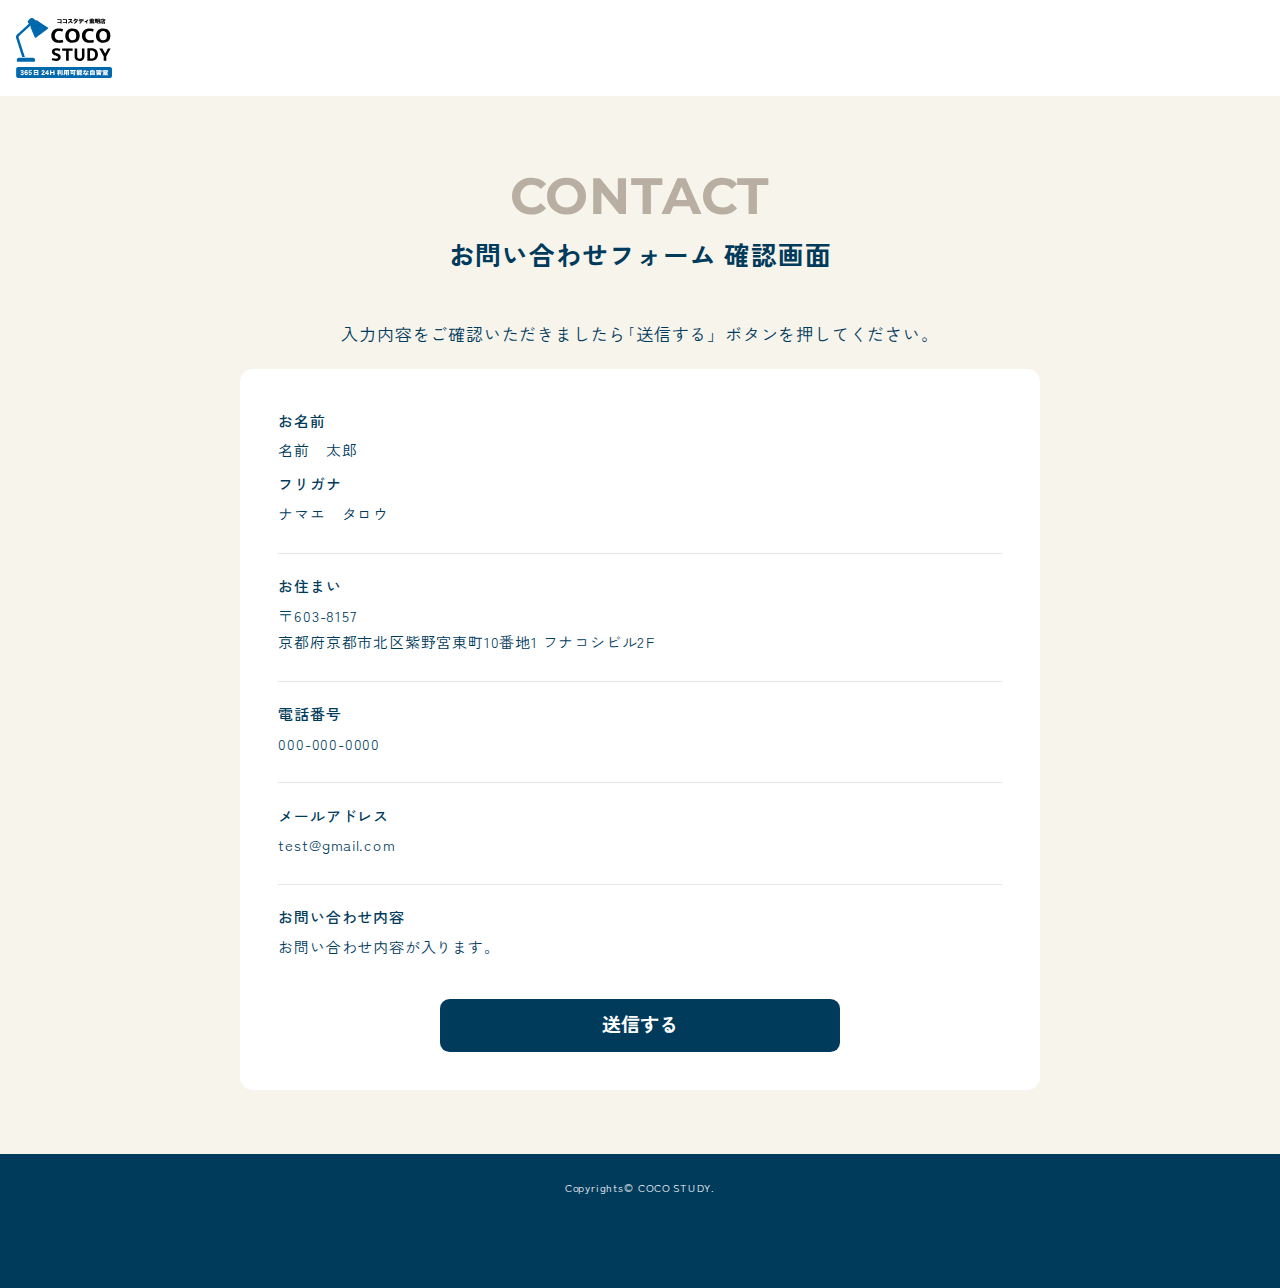
<file: confirm.html>
<!doctype html>
<html lang="ja" prefix="og: http://ogp.me/ns#">
<head>
<!-- Google Tag Manager -->
<script>(function(w,d,s,l,i){w[l]=w[l]||[];w[l].push({'gtm.start':
new Date().getTime(),event:'gtm.js'});var f=d.getElementsByTagName(s)[0],
j=d.createElement(s),dl=l!='dataLayer'?'&l='+l:'';j.async=true;j.src=
'https://www.googletagmanager.com/gtm.js?id='+i+dl;f.parentNode.insertBefore(j,f);
})(window,document,'script','dataLayer','GTM-KQGV9LT3');</script>
<!-- End Google Tag Manager -->
<meta charset="utf-8" />
<title>お問い合わせフォーム 確認画面 | ココスタディ紫明店｜京都・北区の会員制自習室</title>
<meta content="IE=edge" http-equiv="X-UA-Compatible" />
<meta content="telephone=no" name="format-detection" />
<meta content="width=device-width,initial-scale=1" name="viewport" />
<meta content="" name="keywords" />
<meta content="京都市北区・紫明の会員制自習室「ココスタディ紫明店」。広めの個室ブースと快適チェア完備。堀川鞍馬口バス停から徒歩2分。" name="description" />

<meta content="お問い合わせフォーム 確認画面 | ココスタディ紫明店｜京都・北区の会員制自習室" property="og:title" />
<meta content="京都市北区・紫明の会員制自習室「ココスタディ紫明店」。広めの個室ブースと快適チェア完備。堀川鞍馬口バス停から徒歩2分。" property="og:description" />
<meta content="" property="og:url" />
<meta content="" property="og:image" />
<meta content="website" property="og:type" />
<meta content="お問い合わせフォーム 確認画面 | ココスタディ紫明店｜京都・北区の会員制自習室" property="og:site_name" />
<meta content="" property="og:site_url" />

<link href="assets/css/base.css" rel="stylesheet" type="text/css" />
<link href="assets/css/top.css" rel="stylesheet" type="text/css" />
<link rel="icon" href="./favicon.ico" sizes="32x32">
<link rel="icon" href="./icon.svg" type="image/svg+xml">
<link rel="apple-touch-icon" href="./apple-touch-icon.png">
<link rel="preconnect" href="https://fonts.googleapis.com">
<link rel="preconnect" href="https://fonts.gstatic.com" crossorigin>
<link href="https://fonts.googleapis.com/css2?family=Montserrat:ital,wght@0,100..900;1,100..900&family=Poppins:ital,wght@1,500&family=Zen+Kaku+Gothic+New:wght@400;500;700&display=swap" rel="stylesheet">
</head>


<body>
<!-- Google Tag Manager (noscript) -->
<noscript><iframe src="https://www.googletagmanager.com/ns.html?id=GTM-KQGV9LT3"
height="0" width="0" style="display:none;visibility:hidden"></iframe></noscript>
<!-- End Google Tag Manager (noscript) -->


<header class="site-header">
    <div class="site-header__inner">
        <h1 class="site-header__logo"><img src="assets/img/common/header_logo.svg" alt="ココスタディ紫明店"></h1>
    </div>
</header>


<div class="wrap">


<section class="sec --contact" id="link09">
    <h2 class="sec__ttl">
        <span class="main en">CONTACT</span>
        <span class="sub">お問い合わせフォーム 確認画面</span>
    </h2>
    <p class="sec__txt center">入力内容をご確認いただきましたら<br class="sp-show">｢送信する」ボタンを押してください。</p>
    <form action="">
        <div class="contact-area">
            <dl class="contact-area__form">
                <dt>お名前</dt>
                <dd>名前　太郎</dd>
                <dt>フリガナ</dt>
                <dd>ナマエ　タロウ</dd>
            </dl>
            <dl class="contact-area__form">
                <dt>お住まい</dt>
                <dd>
                    〒603-8157<br>
                    京都府京都市北区紫野宮東町10番地1 フナコシビル2F
                </dd>
            </dl>
            <dl class="contact-area__form">
                <dt>電話番号</dt>
                <dd>000-000-0000</dd>
            </dl>
            <dl class="contact-area__form">
                <dt>メールアドレス</dt>
                <dd>test@gmail.com</dd>
            </dl>
            <dl class="contact-area__form">
                <dt>お問い合わせ内容</dt>
                <dd>お問い合わせ内容が入ります。</dd>
            </dl>
            <button type="submit" class="submit-btn">送信する</button>
        </div>
    </form>
</section>


</div><!-- /.wrap -->


<footer class="site-footer">
    <p class="copyright">
        Copyrights&copy; COCO STUDY.
    </p>
</footer>



<!---  jQuery 読み込みコード  --->
<script src="https://code.jquery.com/jquery-3.4.1.min.js" integrity="sha256-CSXorXvZcTkaix6Yvo6HppcZGetbYMGWSFlBw8HfCJo=" crossorigin="anonymous"></script>
<script src="assets/js/common.js"></script>
</body>
</html>
</file>
<file: assets/css/base.css>
@charset "UTF-8";
html {
  -ms-text-size-adjust: 100%;
  -webkit-text-size-adjust: 100%;
  font-size: 62.5%;
}

a, address, article, aside, audio, b, big, blockquote, body, button, caption, center, cite, code, dd, details, div, dl, dt, em, fieldset, figcaption, figure, footer, form, form, h1, h2, h3, h4, h5, h6, header, i, iframe, img, input, label, li, main, mark, menu, nav, ol, p, pre, q, s, section, select, small, span, strong, summary, table, tbody, td, textarea, tfoot, th, thead, time, tr, u, ul, video {
  margin: 0;
  padding: 0;
  font-size: inherit;
  -webkit-box-sizing: border-box;
          box-sizing: border-box;
}

article, aside, details, figcaption, figure, footer, header, main, menu, nav, section, summary {
  display: block;
}

audio, canvas, progress, video {
  display: inline-block;
}

audio:not([controls]) {
  display: none;
  height: 0;
}

ol,
ul {
  list-style: none;
}

table {
  border-collapse: collapse;
  border-spacing: 0;
}

img {
  max-width: 100%;
  vertical-align: bottom;
  border-style: none;
}

svg:not(:root) {
  overflow: hidden;
}

a {
  background-color: transparent;
}

a:active,
a:hover {
  outline-width: 0;
}

b,
strong {
  font-weight: inherit;
  font-weight: bolder;
}

hr {
  -webkit-box-sizing: content-box;
          box-sizing: content-box;
  height: 0;
  overflow: visible;
}

button,
input,
select,
textarea {
  font: inherit;
  margin: 0;
}

button,
input,
select {
  overflow: visible;
}

button,
select {
  text-transform: none;
}

[type=button],
[type=reset],
[type=submit],
button {
  cursor: pointer;
}

[disabled] {
  cursor: default;
}

[type=reset],
[type=submit],
button,
html [type=button] {
  -webkit-appearance: button;
}

button::-moz-focus-inner,
input::-moz-focus-inner {
  border: 0;
  padding: 0;
}

button:-moz-focusring,
input:-moz-focusring {
  outline: 1px dotted ButtonText;
}

textarea {
  overflow: auto;
}

[type=checkbox],
[type=radio] {
  -webkit-box-sizing: border-box;
          box-sizing: border-box;
  padding: 0;
}

[type=number]::-webkit-inner-spin-button,
[type=number]::-webkit-outer-spin-button {
  height: auto;
}

[type=search] {
  -webkit-appearance: textfield;
}

[type=search]::-webkit-search-cancel-button,
[type=search]::-webkit-search-decoration {
  -webkit-appearance: none;
}

blockquote,
q {
  quotes: none;
}

blockquote:after,
blockquote:before,
q:after,
q:before {
  content: "";
  content: none;
}

body {
  font-family: 游ゴシック体, "Yu Gothic", YuGothic, "ヒラギノ角ゴシック Pro", "Hiragino Kaku Gothic Pro", メイリオ, Meiryo, Osaka, "ＭＳ Ｐゴシック", "MS PGothic", sans-serif;
}

[type=button],
[type=reset],
[type=submit],
a,
a img,
button {
  -webkit-transition: 0.3s;
  transition: 0.3s;
}

a:hover img {
  opacity: 0.7;
}

/*==================================================================================================
    サイト基礎
==================================================================================================*/
body {
  font-family: "Zen Kaku Gothic New", sans-serif;
  -webkit-font-feature-settings: "palt";
          font-feature-settings: "palt";
  letter-spacing: 0.05em;
  font-size: 1.6rem;
  line-height: 1.75;
  color: #013b5c;
}
@media screen and (max-width: 960px) {
  body.opened {
    overflow: hidden;
  }
}

img {
  max-width: none;
  width: 100%;
}
img.img-fit {
  -o-object-fit: cover !important;
     object-fit: cover !important;
  width: 100% !important;
  height: 13.698630137vw !important;
}
@media screen and (max-width: 960px) {
  img.img-fit {
    height: 26.0416666667vw !important;
  }
}
@media screen and (max-width: 768px) {
  img.img-fit {
    height: 51.0026041667vw !important;
  }
}
@media screen and (max-width: 640px) {
  img.img-fit {
    height: 59.8453333333vw !important;
  }
}

a {
  color: #000;
  text-decoration: none;
}

/*==================================================================================================
    共通
=================================================================================================*/
.pc-show {
  display: block;
  position: relative;
}
@media screen and (max-width: 768px) {
  .pc-show {
    display: none;
  }
}

.sp-show {
  display: none;
  position: relative;
}
@media screen and (max-width: 768px) {
  .sp-show {
    display: block;
  }
}

.font-en {
  font-family: "Josefin Sans", sans-serif;
}

.color_red {
  color: #d91a17 !important;
}

.color_gre {
  color: #B7D100 !important;
}

.color_ora {
  color: #ff9c00 !important;
}

.btn {
  background: #50504B;
  color: #FFF;
  font-weight: normal;
  display: block;
  text-decoration: none;
  line-height: 4.25;
  border-radius: 50px;
  text-align: center;
  position: relative;
  width: 100%;
  font-size: 1em;
}
.btn:after {
  content: "";
  width: 0.5em;
  height: 0.875em;
  position: absolute;
  right: 1.5625em;
  top: 50%;
  -webkit-transform: translate(0, -50%);
          transform: translate(0, -50%);
  background: url(../img/common/arrow_r_wt.svg) no-repeat;
  background-size: 100% auto;
  -webkit-transition: 0.3s;
  transition: 0.3s;
}
.btn:hover {
  opacity: 0.8;
  color: #FFF;
}
.btn--wt {
  color: #d91a17;
  background: #FFF;
}
.btn--wt:after {
  content: "";
  width: 0.390625em;
  height: 0.71875em;
  position: absolute;
  right: 1.0625em;
  top: 50%;
  -webkit-transform: translate(0, -50%);
          transform: translate(0, -50%);
  background: url(../img/common/arrow_r.svg) no-repeat;
  background-size: 100% auto;
  -webkit-transition: 0.3s;
  transition: 0.3s;
}
.btn--border {
  background: transparent;
  border: 1px solid #333;
  color: #333;
}
.btn--gre {
  background: #B7D100;
  color: #50504B;
}
.btn--greW {
  background: #B7D100;
}
.btn--oraW {
  background: #ff9c00;
}
.btn--red {
  background: #d91a17;
}
.btn--noarrow:after {
  content: none;
}
.btn--312 {
  width: 19.5em;
  margin-left: auto;
  margin-right: auto;
}
.btn--590 {
  max-width: 36.875em;
  margin-left: auto;
  margin-right: auto;
}
.btn--lg {
  font-size: clamp(1.125em, 1.4vw, 1.5em);
  line-height: 4.1666666667;
}
.btn--back:after {
  content: none;
}
.btn--back:before {
  content: "";
  width: 0.5em;
  height: 0.875em;
  position: absolute;
  left: 1.5625em;
  top: 50%;
  -webkit-transform: translate(0, -50%);
          transform: translate(0, -50%);
  background: url(../img/common/arrow_l_wt.svg) no-repeat;
  background-size: 100% auto;
  -webkit-transition: 0.3s;
  transition: 0.3s;
}

.btn-cont {
  display: -webkit-box;
  display: -webkit-flex;
  display: -ms-flexbox;
  display: flex;
  -webkit-flex-wrap: wrap;
      -ms-flex-wrap: wrap;
          flex-wrap: wrap;
  -webkit-box-align: start;
  -webkit-align-items: flex-start;
      -ms-flex-align: start;
          align-items: flex-start;
  -webkit-box-pack: center;
  -webkit-justify-content: center;
      -ms-flex-pack: center;
          justify-content: center;
  margin-top: 1.875em;
  margin-bottom: 1.875em;
}
.btn-cont .btn {
  margin: 0.9375em 1.875em;
}

.anim {
  opacity: 0;
}

.fadein.is-animated {
  -webkit-animation: fadeIn 1s cubic-bezier(0.33, 1, 0.68, 1) forwards;
          animation: fadeIn 1s cubic-bezier(0.33, 1, 0.68, 1) forwards;
}

.slideinR.is-animated {
  -webkit-animation: slideInR 1s cubic-bezier(0.33, 1, 0.68, 1) forwards;
          animation: slideInR 1s cubic-bezier(0.33, 1, 0.68, 1) forwards;
}

.slideinL.is-animated {
  -webkit-animation: slideInL 1s cubic-bezier(0.33, 1, 0.68, 1) forwards;
          animation: slideInL 1s cubic-bezier(0.33, 1, 0.68, 1) forwards;
}

.slideinB.is-animated {
  -webkit-animation: slideInB 1s cubic-bezier(0.33, 1, 0.68, 1) forwards;
          animation: slideInB 1s cubic-bezier(0.33, 1, 0.68, 1) forwards;
}

@-webkit-keyframes fadeIn {
  0% {
    opacity: 0;
  }
  100% {
    opacity: 1;
  }
}

@keyframes fadeIn {
  0% {
    opacity: 0;
  }
  100% {
    opacity: 1;
  }
}
@-webkit-keyframes slideInR {
  0% {
    -webkit-transform: translate(10%, 0);
            transform: translate(10%, 0);
    opacity: 0;
  }
  100% {
    -webkit-transform: translate(0%, 0);
            transform: translate(0%, 0);
    opacity: 1;
  }
}
@keyframes slideInR {
  0% {
    -webkit-transform: translate(10%, 0);
            transform: translate(10%, 0);
    opacity: 0;
  }
  100% {
    -webkit-transform: translate(0%, 0);
            transform: translate(0%, 0);
    opacity: 1;
  }
}
@-webkit-keyframes slideInL {
  0% {
    -webkit-transform: translate(-10%, 0);
            transform: translate(-10%, 0);
    opacity: 0;
  }
  100% {
    -webkit-transform: translate(0%, 0);
            transform: translate(0%, 0);
    opacity: 1;
  }
}
@keyframes slideInL {
  0% {
    -webkit-transform: translate(-10%, 0);
            transform: translate(-10%, 0);
    opacity: 0;
  }
  100% {
    -webkit-transform: translate(0%, 0);
            transform: translate(0%, 0);
    opacity: 1;
  }
}
@-webkit-keyframes slideInB {
  0% {
    -webkit-transform: translate(0, 50%);
            transform: translate(0, 50%);
    opacity: 0;
  }
  100% {
    -webkit-transform: translate(0%, 0);
            transform: translate(0%, 0);
    opacity: 1;
  }
}
@keyframes slideInB {
  0% {
    -webkit-transform: translate(0, 50%);
            transform: translate(0, 50%);
    opacity: 0;
  }
  100% {
    -webkit-transform: translate(0%, 0);
            transform: translate(0%, 0);
    opacity: 1;
  }
}
sup {
  font-size: 0.5em;
}

.grid {
  display: -webkit-box;
  display: -webkit-flex;
  display: -ms-flexbox;
  display: flex;
  -webkit-box-pack: justify;
  -webkit-justify-content: space-between;
      -ms-flex-pack: justify;
          justify-content: space-between;
  -webkit-flex-wrap: wrap;
      -ms-flex-wrap: wrap;
          flex-wrap: wrap;
}
.grid--2 {
  margin-top: -1.25em;
}
@media screen and (max-width: 768px) {
  .grid--2 {
    margin-top: -4%;
  }
}
.grid--2 .grid__list {
  width: 46.9194312796%;
  margin-top: 1.25em;
}
@media screen and (max-width: 768px) {
  .grid--2 .grid__list {
    width: 100%;
    margin-top: 4%;
  }
}
.grid--2.grid--near .grid__list {
  width: calc(50% - 5px);
}
@media screen and (max-width: 768px) {
  .grid--2.grid--near .grid__list {
    width: 48%;
  }
}
.grid--3 {
  margin-top: -5.625em;
}
.grid--3:after {
  content: "";
  width: 30.8670520231%;
}
@media screen and (max-width: 768px) {
  .grid--3 {
    margin-top: -20%;
  }
}
.grid--3 .grid__list {
  width: 30.8670520231%;
  margin-top: 5.625em;
}
@media screen and (max-width: 768px) {
  .grid--3 .grid__list {
    margin-top: 20%;
    width: 100%;
  }
}
.grid--3.grid--near .grid__list {
  width: calc(33.333333% - 2px);
}
@media screen and (max-width: 768px) {
  .grid--3.grid--near .grid__list {
    width: 100%;
  }
}
.grid--4:after {
  content: "";
  width: 23.3333333333%;
}
@media screen and (max-width: 768px) {
  .grid--4 {
    margin-top: -4%;
  }
}
.grid--4 .grid__list {
  width: 23.3333333333%;
}
@media screen and (max-width: 768px) {
  .grid--4 .grid__list {
    width: 48%;
    margin-top: 4%;
  }
}
.grid--4.grid--near .grid__list {
  width: calc(25% - 3px);
}
@media screen and (max-width: 768px) {
  .grid--4.grid--near .grid__list {
    width: 48%;
  }
}
@media screen and (max-width: 768px) {
  .grid--5 {
    margin-top: -4%;
  }
}
.grid--5 .grid__list {
  width: 19.1666666667%;
}
@media screen and (max-width: 768px) {
  .grid--5 .grid__list {
    width: 48%;
    margin-top: 4%;
  }
}
.grid--fig figure figcaption {
  font-weight: 600;
  text-align: center;
  font-size: clamp(1em, 2vw, 1.375em);
  margin-top: 0.4545454545em;
}
.grid--fig2 figure figcaption {
  font-weight: 600;
  text-align: center;
  font-size: clamp(0.6875em, 1vw, 0.8125em);
  margin-top: 0.5em;
}
.grid__shadow {
  -webkit-box-shadow: 0 0.1875em 0.375em rgba(80, 80, 75, 0.16);
          box-shadow: 0 0.1875em 0.375em rgba(80, 80, 75, 0.16);
}

.mb5p {
  margin-bottom: 5%;
}

.mb10p {
  margin-bottom: 10%;
}

.mb1em {
  margin-bottom: 1em;
}

.mb0 {
  margin-bottom: 0 !important;
}

.mt1em {
  margin-top: 1em;
}

.center {
  text-align: center !important;
}

.bold {
  font-weight: bold;
}

.-tabflex {
  display: none !important;
}
.-tabflex.-act {
  display: -webkit-box !important;
  display: -webkit-flex !important;
  display: -ms-flexbox !important;
  display: flex !important;
}

.-note {
  margin-left: 1em;
  text-indent: -1em;
}

/*==================================================================================================
    header
==================================================================================================*/
.site-header {
  width: 100%;
  height: 7.5em;
  position: fixed;
  top: 0;
  left: 0;
  z-index: 999;
  font-size: clamp(0.625em, 1vw, 1em);
  background: #FFF;
  padding: 0 0 0 0;
}
@media screen and (max-width: 640px) {
  .site-header {
    height: 6em;
  }
}
.site-header__inner {
  display: -webkit-box;
  display: -webkit-flex;
  display: -ms-flexbox;
  display: flex;
  -webkit-box-align: center;
  -webkit-align-items: center;
      -ms-flex-align: center;
          align-items: center;
  height: 100%;
  padding: 0 0 0 1.25em;
}
.site-header__logo {
  margin-right: auto;
  width: 7.5em;
}
@media screen and (max-width: 640px) {
  .site-header__logo {
    width: 5.5em;
  }
}
.site-header__logo a {
  display: block;
  height: 100%;
}
.site-header__sns {
  display: -webkit-box;
  display: -webkit-flex;
  display: -ms-flexbox;
  display: flex;
}
.site-header__sns li {
  margin-left: 1em;
}
.site-header__sns li img {
  width: 1.875em;
  height: 1.875em;
}
.site-header .menu-btn {
  display: block;
  background-color: #FFF;
  border: none;
  width: 7.5em;
  height: 7.5em;
  margin-left: 1em;
  padding: 2.4375em 2.5em 2.8125em;
  font-weight: bold;
}
@media screen and (max-width: 640px) {
  .site-header .menu-btn {
    padding: 1.875em 1.875em 2.375em;
    width: 6em;
    height: 6em;
  }
}
.site-header .menu-btn span {
  display: block;
  position: relative;
  height: 100%;
  -webkit-transition: 0.3s;
  transition: 0.3s;
  text-align: center;
  color: #000;
}
.site-header .menu-btn span span {
  display: block;
  background: #000000;
  position: absolute;
  left: 0;
  width: 100%;
  height: 0.375em;
  -webkit-transform-origin: center center;
          transform-origin: center center;
}
@media screen and (max-width: 640px) {
  .site-header .menu-btn span span {
    height: 4px;
  }
}
.site-header .menu-btn span span:nth-child(1) {
  top: 0;
  -webkit-transform: rotate(0deg);
          transform: rotate(0deg);
  width: 100%;
}
.site-header .menu-btn span span:nth-child(2) {
  top: 50%;
  width: 100%;
}
.site-header .menu-btn span span:nth-child(3) {
  background: transparent;
  height: auto;
  top: 100%;
  -webkit-transform: rotate(0deg);
          transform: rotate(0deg);
  line-height: 1;
  font-size: 0.8125em;
  font-style: italic;
  font-weight: 500;
  font-family: "Poppins", sans-serif;
}
.site-header .menu-btn:hover span span {
  width: 100%;
}
.site-header .menu-btn--opened span span:nth-child(1) {
  top: 25%;
}
.site-header .menu-btn--opened span span:nth-child(2) {
  top: 25%;
}
.site-header .header-cont {
  display: none;
  position: fixed;
  left: 0;
  top: 0;
  bottom: 0;
  padding-top: 6.6666666667em;
  z-index: -1;
  width: 100%;
  background: white;
}
.site-header .header-nav {
  height: 100%;
}
.site-header .header-nav .g-nav {
  height: 100%;
  display: -webkit-box;
  display: -webkit-flex;
  display: -ms-flexbox;
  display: flex;
  -webkit-box-pack: center;
  -webkit-justify-content: center;
      -ms-flex-pack: center;
          justify-content: center;
  -webkit-box-align: center;
  -webkit-align-items: center;
      -ms-flex-align: center;
          align-items: center;
  -webkit-box-orient: vertical;
  -webkit-box-direction: normal;
  -webkit-flex-direction: column;
      -ms-flex-direction: column;
          flex-direction: column;
}
.site-header .header-nav .g-nav__list {
  position: relative;
  -webkit-transition: -webkit-transform 0.3s;
  transition: -webkit-transform 0.3s;
  transition: transform 0.3s;
  transition: transform 0.3s, -webkit-transform 0.3s;
  padding: 0.5em;
}
@media screen and (max-width: 768px) {
  .site-header .header-nav .g-nav__list {
    padding: 0.25em;
    text-align: center;
  }
}
@media screen and (max-width: 640px) {
  .site-header .header-nav .g-nav__list {
    font-size: 1.4rem;
  }
}
.site-header .header-nav .g-nav__list:hover {
  -webkit-transform: translateY(-2px);
          transform: translateY(-2px);
}
.site-header .header-nav .g-nav__list > a {
  text-decoration: none;
  font-weight: 600;
}
.site-header .gnav-btn {
  display: block;
  color: #FFF;
  background: #013b5c;
  padding: 1em 3em;
  border-radius: 0.5em;
  margin-top: 1em;
}

.wrap {
  font-size: clamp(0.75em, 1vw, 1em);
  margin-top: 7.5em;
}
@media screen and (max-width: 640px) {
  .wrap {
    margin-top: 5em;
  }
}

.fixed-btn {
  font-size: clamp(0.75em, 1vw, 1em);
  position: fixed;
  z-index: 100;
  bottom: 0;
  right: 0%;
  display: -webkit-box;
  display: -webkit-flex;
  display: -ms-flexbox;
  display: flex;
  width: 40em;
}
@media screen and (max-width: 640px) {
  .fixed-btn {
    width: 100%;
  }
}
.fixed-btn li {
  width: 50%;
}
.fixed-btn li a {
  display: -webkit-box;
  display: -webkit-flex;
  display: -ms-flexbox;
  display: flex;
  -webkit-box-align: center;
  -webkit-align-items: center;
      -ms-flex-align: center;
          align-items: center;
  -webkit-box-pack: center;
  -webkit-justify-content: center;
      -ms-flex-pack: center;
          justify-content: center;
  line-height: 0;
  height: 5em;
}
@media screen and (max-width: 640px) {
  .fixed-btn li a {
    height: 5em;
  }
}
.fixed-btn li a img {
  height: 1.875em;
  width: auto;
}
@media screen and (max-width: 640px) {
  .fixed-btn li a img {
    height: 1.75em;
  }
}
.fixed-btn li a.web {
  background: #f05972;
}
.fixed-btn li a.mypage {
  background: #00b900;
}
.fixed-btn li a.mypage img {
  height: 2.375em;
}
@media screen and (max-width: 640px) {
  .fixed-btn li a.mypage img {
    height: 2.1666666667em;
  }
}

/*==================================================================================================
    footer
==================================================================================================*/
.site-footer {
  font-size: clamp(0.75em, 1vw, 1em);
  padding: 2em 0 7em;
  text-align: center;
  background: #013b5c;
}
.site-footer .copyright {
  color: #FFF;
  font-size: 0.8333333333em;
}
</file>
<file: assets/css/top.css>
@charset "UTF-8";
/*==================================================================================================
    サイト基礎
==================================================================================================*/
/*==================================================================================================
    main
==================================================================================================*/
.top-main__info {
  background: url(../img/top/camp_bg.png) no-repeat;
  background-position: center;
  background-size: cover;
  padding: 3em 20px;
  text-align: center;
}
@media screen and (max-width: 640px) {
  .top-main__info {
    background-image: url(../img/top/camp_bg_sp.png);
    padding: 18.6666666667% 3.2%;
    background-size: cover;
    padding: 2em 20px;
  }
}
.top-main__info img {
  max-width: 800px;
  width: 90%;
}
@media screen and (max-width: 640px) {
  .top-main__info img {
    width: 100%;
  }
}
.top-main__note {
  text-align: left;
  color: #FFF;
  margin: 1em auto 0;
  max-width: 800px;
  width: calc(90% - 2em);
  font-size: 1em;
}
@media screen and (max-width: 640px) {
  .top-main__note {
    width: auto;
    margin-left: 1em;
  }
}
@media screen and (max-width: 640px) {
  .top-main__note li {
    text-indent: -1em;
  }
}

.sec {
  padding: 5em 20px;
  background-color: #FFF;
}
@media screen and (max-width: 768px) {
  .sec {
    padding: 3em 20px;
  }
}
.sec.--about {
  background: #f7f4ec url(../img/top/about_bg.png) no-repeat;
  background-position: top right;
  background-size: 60% auto;
}
@media screen and (max-width: 768px) {
  .sec.--about {
    background-size: 100% auto;
  }
}
.sec.--about .sec__txt {
  padding-left: 20px;
  padding-right: 20px;
}
.sec.--facility {
  background: #f7f4ec;
  border-radius: 1.5em;
  margin: 0 1.6666666667em;
}
.sec.--flow {
  background: #f7f4ec;
}
.sec.--contact {
  background: #f7f4ec;
}
.sec__ttl {
  text-align: center;
  margin-bottom: 3em;
}
@media screen and (max-width: 768px) {
  .sec__ttl {
    margin-bottom: 2em;
  }
}
.sec__ttl .main {
  display: block;
  color: #b8aea1;
  font-size: 4em;
  line-height: 1.4;
}
@media screen and (max-width: 768px) {
  .sec__ttl .main {
    font-size: 2.6666666667em;
  }
}
.sec__ttl .sub {
  display: block;
  font-size: 2em;
}
@media screen and (max-width: 768px) {
  .sec__ttl .sub {
    font-size: 1.5em;
  }
}
.sec__ttl .en {
  font-family: "Montserrat", serif;
}
.sec__ttl2 {
  text-align: center;
  margin-top: 3em;
  margin-bottom: 1.5em;
  font-size: 1.875em;
}
@media screen and (max-width: 768px) {
  .sec__ttl2 {
    margin-top: 2em;
    font-size: 1.5em;
  }
}
.sec__ttl2 span {
  display: inline-block;
  position: relative;
  z-index: 1;
  padding: 0 0.5em;
}
.sec__ttl2 span:after {
  content: "";
  position: absolute;
  background: #8dddc0;
  width: 100%;
  height: 50%;
  bottom: 0;
  left: 0;
  z-index: -1;
}
.sec__catch {
  min-width: 200px;
  max-width: 300px;
  width: 50%;
  margin: 0 auto 2em;
}
.sec__read {
  text-align: center;
  font-size: 1.5em;
  line-height: 2.1666666667;
  font-weight: bold;
  margin-bottom: 1em;
}
.sec__read span {
  color: #016daa;
  font-size: 1.6666666667em;
  vertical-align: baseline;
  line-height: 1;
}
.sec__txt {
  font-size: 1.3333333333em;
  line-height: 2.1875;
  margin-bottom: 1em;
  text-align: center;
}
@media screen and (max-width: 768px) {
  .sec__txt {
    text-align: left;
  }
}
.sec__grid {
  display: -webkit-box;
  display: -webkit-flex;
  display: -ms-flexbox;
  display: flex;
  -webkit-flex-wrap: wrap;
      -ms-flex-wrap: wrap;
          flex-wrap: wrap;
  -webkit-box-pack: justify;
  -webkit-justify-content: space-between;
      -ms-flex-pack: justify;
          justify-content: space-between;
  max-width: 800px;
  margin: 0 auto 2em;
}
@media screen and (min-width: 769px) {
  .sec__grid {
    width: 80%;
  }
}
.sec__grid li {
  width: 48%;
  margin-bottom: 1.5em;
}
.sec__grid li p {
  text-align: center;
  margin-top: 0.5em;
  font-size: 1.1666666667em;
  font-weight: 500;
}
.sec__grid li p span {
  display: block;
  letter-spacing: 0;
  font-size: 0.7857142857em;
}
.sec__note {
  font-size: 1.0833333333em;
  text-align: center;
}
@media screen and (max-width: 768px) {
  .sec__note {
    text-align: left;
  }
  .sec__note li {
    margin-left: 1em;
    text-indent: -1em;
  }
}
.sec__body {
  border-radius: 1.25em;
  margin: 0 auto;
  -webkit-box-shadow: 0 0 0.6666666667em 0 rgba(0, 0, 0, 0.1);
          box-shadow: 0 0 0.6666666667em 0 rgba(0, 0, 0, 0.1);
  padding: 1.6666666667em;
  max-width: 800px;
}
@media screen and (min-width: 769px) {
  .sec__body {
    padding: 2.5em;
  }
}

.features-point {
  max-width: 1280px;
  margin: 0 auto;
  display: -webkit-box;
  display: -webkit-flex;
  display: -ms-flexbox;
  display: flex;
  -webkit-flex-wrap: wrap;
      -ms-flex-wrap: wrap;
          flex-wrap: wrap;
  -webkit-box-pack: justify;
  -webkit-justify-content: space-between;
      -ms-flex-pack: justify;
          justify-content: space-between;
  width: auto;
}
@media screen and (min-width: 769px) {
  .features-point {
    width: 80%;
  }
}
.features-point li {
  background: #013b5c;
  border-radius: 1.5em;
  margin-bottom: 2em;
  color: #FFF;
  padding: 1.6666666667em 1.6666666667em;
  letter-spacing: 0;
}
@media screen and (min-width: 769px) {
  .features-point li {
    width: 32%;
    padding: 1.5625em 1.4285714286em 1.25em;
  }
}
.features-point li .point {
  background: #b8aea1;
  display: inline-block;
  border-radius: 0 50em 50em 0;
  font-size: 1.3333333333em;
  font-weight: bold;
  font-family: "Montserrat", serif;
  padding: 0 1em;
  margin-left: -1.25em;
  line-height: 2.25;
  margin-bottom: 0.625em;
}
@media screen and (min-width: 769px) {
  .features-point li .point {
    font-size: 1.1428571429em;
  }
}
.features-point li .ttl {
  font-size: 1.5em;
  margin-bottom: 0.75em;
}
@media screen and (min-width: 769px) {
  .features-point li .ttl {
    font-size: 1.2857142857em;
  }
}
.features-point li .txt {
  font-size: 1.1666666667em;
  margin-top: 0.75em;
}
@media screen and (min-width: 769px) {
  .features-point li .txt {
    font-size: 1em;
  }
}

.faciliy-slide {
  margin: 0 -1.6666666667em 1em;
  position: relative;
}
@media screen and (min-width: 769px) {
  .faciliy-slide {
    margin: 0 auto 1em;
    max-width: 1280px;
    width: 80%;
    display: -webkit-box;
    display: -webkit-flex;
    display: -ms-flexbox;
    display: flex;
    -webkit-box-pack: justify;
    -webkit-justify-content: space-between;
        -ms-flex-pack: justify;
            justify-content: space-between;
  }
}
.faciliy-slide li {
  margin: 0 10px;
}
@media screen and (min-width: 769px) {
  .faciliy-slide li {
    width: 31%;
  }
}
.faciliy-slide li .ttl {
  font-size: 1.5em;
  margin-top: 0.5em;
}
@media screen and (min-width: 769px) {
  .faciliy-slide li .ttl {
    font-size: 1.125em;
  }
}
.faciliy-slide li .txt {
  font-size: 1.1666666667em;
  margin-top: 0.5em;
}
@media screen and (min-width: 769px) {
  .faciliy-slide li .txt {
    font-size: 0.875em;
  }
}
.faciliy-slide .slick-arrow {
  position: absolute;
  top: 24.8vw;
  -webkit-transform: translate(0, -50%);
          transform: translate(0, -50%);
  background-color: transparent;
  background-repeat: no-repeat;
  background-size: 100% auto;
  border: none;
  z-index: 1;
  text-indent: -9999px;
  width: 2.9166666667em;
  height: 2.9166666667em;
  border-radius: 50em;
  -webkit-box-shadow: 0 0 0.3333333333em rgba(0, 0, 0, 0.2);
          box-shadow: 0 0 0.3333333333em rgba(0, 0, 0, 0.2);
}
.faciliy-slide .slick-arrow.slick-prev {
  left: 8%;
  background-image: url(../img/common/prev.svg);
}
.faciliy-slide .slick-arrow.slick-next {
  right: 8%;
  background-image: url(../img/common/next.svg);
}

.faciliy-map {
  max-width: 800px;
  margin: 0 auto 1em;
}
@media screen and (min-width: 769px) {
  .faciliy-map {
    width: 80%;
  }
}

.faciliy-icon {
  max-width: 800px;
  margin: 0 auto 1em;
  display: -webkit-box;
  display: -webkit-flex;
  display: -ms-flexbox;
  display: flex;
  -webkit-flex-wrap: wrap;
      -ms-flex-wrap: wrap;
          flex-wrap: wrap;
  -webkit-box-pack: start;
  -webkit-justify-content: flex-start;
      -ms-flex-pack: start;
          justify-content: flex-start;
}
@media screen and (min-width: 769px) {
  .faciliy-icon {
    width: 80%;
    -webkit-box-pack: center;
    -webkit-justify-content: center;
        -ms-flex-pack: center;
            justify-content: center;
    margin-bottom: 2em;
  }
}
.faciliy-icon li {
  width: 30%;
  margin: 0 1.5% 1em;
  text-align: center;
}
@media screen and (min-width: 769px) {
  .faciliy-icon li {
    width: 22%;
    margin: 0 1.5% 1em;
  }
}
.faciliy-icon li .txt {
  font-weight: 500;
  font-size: 1em;
  margin-top: 0.5em;
  line-height: 1.5;
}

.price-dl {
  background: #FFF;
  text-align: center;
}
.price-dl + .price-dl {
  margin-top: 2em;
}
.price-dl dt {
  background: #f7f4ec;
  font-size: 1.5em;
  line-height: 2.7777777778;
  font-weight: bold;
  margin-bottom: 0.75em;
  border-radius: 0.5em;
}
.price-dl dd {
  font-weight: bold;
  font-size: 1.5em;
}
.price-dl dd span {
  display: block;
  font-weight: 400;
  font-size: 0.8888888889em;
}

.flow-btn {
  max-width: 400px;
  width: 96.7164179104%;
  display: block;
  margin: 0.5em auto 2em;
}

.flow-check {
  max-width: 500px;
  margin: 0.5em auto;
}
@media screen and (min-width: 769px) {
  .flow-check {
    width: 80%;
  }
}
.flow-check li {
  background: #FFF;
  padding: 0.5em;
  text-align: center;
  font-weight: bold;
  font-size: 1.3333333333em;
}
.flow-check li + li {
  margin-top: 0.5em;
}
.flow-check li:before {
  content: "";
  background: url(../img/common/ico_check.svg) no-repeat;
  display: inline-block;
  width: 1em;
  height: 1em;
  margin-right: 0.5em;
  vertical-align: middle;
}

.flow-note {
  text-align: center;
  font-weight: bold;
  margin-top: 1em;
  font-size: 1em;
}

.flow-ol {
  max-width: 800px;
  margin: 2em auto;
}
@media screen and (min-width: 769px) {
  .flow-ol {
    width: 80%;
  }
}
.flow-ol li {
  display: -webkit-box;
  display: -webkit-flex;
  display: -ms-flexbox;
  display: flex;
  position: relative;
  -webkit-box-align: center;
  -webkit-align-items: center;
      -ms-flex-align: center;
          align-items: center;
}
.flow-ol li + li {
  margin-top: 2em;
}
@media screen and (min-width: 769px) {
  .flow-ol li + li {
    margin-top: 4em;
  }
}
.flow-ol li:nth-of-type(odd) .area {
  border-radius: 0 0.5em 0.5em 0;
}
.flow-ol li:nth-of-type(odd) .num {
  right: 0;
  left: auto;
}
.flow-ol li:nth-of-type(even) figure {
  -webkit-box-ordinal-group: 3;
  -webkit-order: 2;
      -ms-flex-order: 2;
          order: 2;
}
.flow-ol li:nth-of-type(even) .area {
  -webkit-box-ordinal-group: 2;
  -webkit-order: 1;
      -ms-flex-order: 1;
          order: 1;
  border-radius: 0.5em 0 0 0.5em;
}
.flow-ol li figure {
  width: 26.2686567164%;
}
@media screen and (min-width: 769px) {
  .flow-ol li figure {
    width: 20%;
  }
}
.flow-ol li .area {
  width: 100%;
  background: #FFF;
  padding: 2em;
  margin-top: 2em;
  position: relative;
  display: -webkit-box;
  display: -webkit-flex;
  display: -ms-flexbox;
  display: flex;
  -webkit-box-pack: center;
  -webkit-justify-content: center;
      -ms-flex-pack: center;
          justify-content: center;
  -webkit-box-align: center;
  -webkit-align-items: center;
      -ms-flex-align: center;
          align-items: center;
  height: 10.5em;
  -webkit-box-flex: 1;
  -webkit-flex: 1;
      -ms-flex: 1;
          flex: 1;
}
@media screen and (min-width: 769px) {
  .flow-ol li .area {
    font-size: 1.25em;
    height: 12.5em;
  }
}
.flow-ol li .num {
  position: absolute;
  top: 0;
  left: 0%;
  z-index: 1;
  font-size: 1.6666666667em;
  font-weight: bold;
  font-family: "Montserrat", serif;
  color: #016daa;
}
@media screen and (min-width: 769px) {
  .flow-ol li .num {
    font-size: 2em;
  }
}
.flow-ol li .txt {
  font-size: 1.3333333333em;
}
@media screen and (min-width: 769px) {
  .flow-ol li .txt {
    font-size: 1em;
  }
}

.faq-list {
  -webkit-transition: 0.3s;
  transition: 0.3s;
  max-width: 1200px;
  width: 80%;
  margin: 0 auto;
  background: #f7f4ec;
  border-radius: 1em;
}
@media screen and (max-width: 768px) {
  .faq-list {
    width: auto;
  }
}
.faq-list:not(:last-child) {
  margin-bottom: 3em;
}
@media screen and (max-width: 640px) {
  .faq-list:not(:last-child) {
    margin-bottom: 1em;
  }
}
.faq-list[open] .faq-list__head:after {
  background-image: url(../img/common/minus.svg);
}
.faq-list__head {
  font-size: 1.25em;
  padding: 1.5em 2.5em 1.5em 5em;
  width: auto;
  position: relative;
  font-weight: bold;
  cursor: pointer;
  color: #016daa;
}
@media screen and (max-width: 640px) {
  .faq-list__head {
    padding: 1.5em 2.5em 1.5em 3em;
    font-size: 1.1666666667em;
  }
}
.faq-list__head:before {
  content: "Q";
  font-family: "Montserrat", serif;
  font-weight: 500;
  font-size: 1.5em;
  position: absolute;
  top: 0.6em;
  left: 1.5em;
}
@media screen and (max-width: 640px) {
  .faq-list__head:before {
    left: 0.75em;
  }
}
.faq-list__head:after {
  content: "";
  width: 1em;
  height: 1em;
  position: absolute;
  right: 1em;
  -webkit-transform: translate(0, -50%);
          transform: translate(0, -50%);
  top: 50%;
  background: url(../img/common/plus.svg) no-repeat;
  background-position: center;
}
.faq-list__body {
  font-size: 1.125em;
  padding: 0 2.7777777778em 1.6666666667em 5.5555555556em;
  margin-top: 0;
  position: relative;
  font-weight: 500;
  white-space: pre-wrap;
}
@media screen and (max-width: 640px) {
  .faq-list__body {
    padding: 0 1.3888888889em 1.1111111111em;
    font-size: 1.0833333333em;
  }
}
.faq-list__body a {
  text-decoration: underline;
  color: #B7D100;
}
.faq-list__body a:hover {
  text-decoration: none;
}

.access-dl {
  max-width: 800px;
  margin: 0 auto;
  font-size: 1.3333333333em;
  border-radius: 1em;
  border: 1px solid #016daa;
  overflow: hidden;
}
.access-dl + .access-dl {
  margin-top: 1em;
}
.access-dl dt {
  text-align: center;
  color: #FFF;
  background: #016daa;
  font-weight: bold;
  padding: 0.5em 0;
}
.access-dl dd {
  font-weight: 500;
  padding: 1em;
}
@media screen and (min-width: 641px) {
  .access-dl {
    width: 90%;
  }
}

.map-cont {
  position: relative;
  margin: 0;
  height: 0;
  padding-top: 30%;
}
@media screen and (max-width: 768px) {
  .map-cont {
    padding-top: 80%;
  }
}
.map-cont iframe {
  width: 100%;
  height: 100%;
  position: absolute;
  top: 0;
  left: 0;
  right: 0;
  bottom: 0;
}

.contact-area {
  margin: 0 auto;
  background: #FFF;
  border-radius: 1em;
  padding: 1.5em;
}
@media screen and (min-width: 769px) {
  .contact-area {
    max-width: 800px;
    width: 80%;
    padding: 3em;
  }
}
.contact-area__form + .contact-area__form {
  margin-top: 2em;
  padding-top: 1.5em;
  border-top: 1px solid #e6e6e6;
}
.contact-area__form dt {
  font-size: 1.1666666667em;
  font-weight: 500;
  margin-bottom: 0.25em;
}
.contact-area__form dd {
  font-size: 1.1666666667em;
}
.contact-area__form dd input[type=text],
.contact-area__form dd input[type=email],
.contact-area__form dd textarea {
  width: 100%;
  background: #e6e6e6;
  border: none;
  padding: 0.75em;
}
.contact-area__form dd input[type=text].input_postal,
.contact-area__form dd input[type=email].input_postal,
.contact-area__form dd textarea.input_postal {
  width: 8.6666666667em;
}
.contact-area__form dd input[type=text][disabled],
.contact-area__form dd input[type=email][disabled],
.contact-area__form dd textarea[disabled] {
  background: #999;
  color: #666;
}
.contact-area__form dd textarea {
  height: 13.1666666667em;
}
.contact-area__form dd .postal-btn {
  display: block;
  text-align: center;
  padding: 0.5em 1em;
  border: 1px solid #013b5c;
  border-radius: 0.5em;
  background: transparent;
  color: #013b5c;
  margin: 1em 0;
  font-weight: 500;
}
.contact-area__form dd .postal-btn:hover {
  background: #013b5c;
  color: #FFF;
}
.contact-area__form dd .error {
  color: #d91a17;
  margin-top: 0.25em;
}
.contact-area__form dd + dt {
  margin-top: 0.5em;
}
.contact-area .policy-area {
  margin-top: 2em;
  border: 3px solid #EEE;
  padding: 1.5em;
  height: 29.1666666667em;
  overflow-y: auto;
}
.contact-area .policy-area__head {
  font-size: 1.1666666667em;
  margin-bottom: 0.75em;
}
.contact-area .policy-area__txt {
  font-size: 1em;
  margin-bottom: 0.5em;
}
.contact-area .policy-area__ttl {
  font-size: 1.1666666667em;
  margin-top: 1.5em;
  margin-bottom: 0.5em;
}
.contact-area .policy-area__ul {
  list-style-type: disc;
  margin-left: 1.5em;
}
.contact-area .agree-check {
  text-align: center;
  margin-top: 2em;
}
.contact-area .submit-btn {
  max-width: 400px;
  margin: 2em auto 0;
  background: #013b5c;
  color: #FFF;
  border-radius: 0.5em;
  text-align: center;
  font-size: 1.5em;
  font-weight: bold;
  padding: 0.5em;
  border: none;
  display: block;
  width: 100%;
}
.contact-area .submit-btn[disabled] {
  background: #CCC;
  cursor: no-drop;
}

.law-dl {
  max-width: 800px;
  margin: 0 auto;
}
@media screen and (min-width: 769px) {
  .law-dl {
    width: 80%;
  }
}
.law-dl dt {
  background: #b8aea1;
  font-weight: bold;
  font-size: 1.3333333333em;
  text-align: center;
  padding: 0.5em;
  margin-bottom: 0.75em;
  color: #FFF;
}
.law-dl dd {
  font-size: 1.1666666667em;
}
.law-dl dd + dt {
  margin-top: 1.5em;
}
</file>
